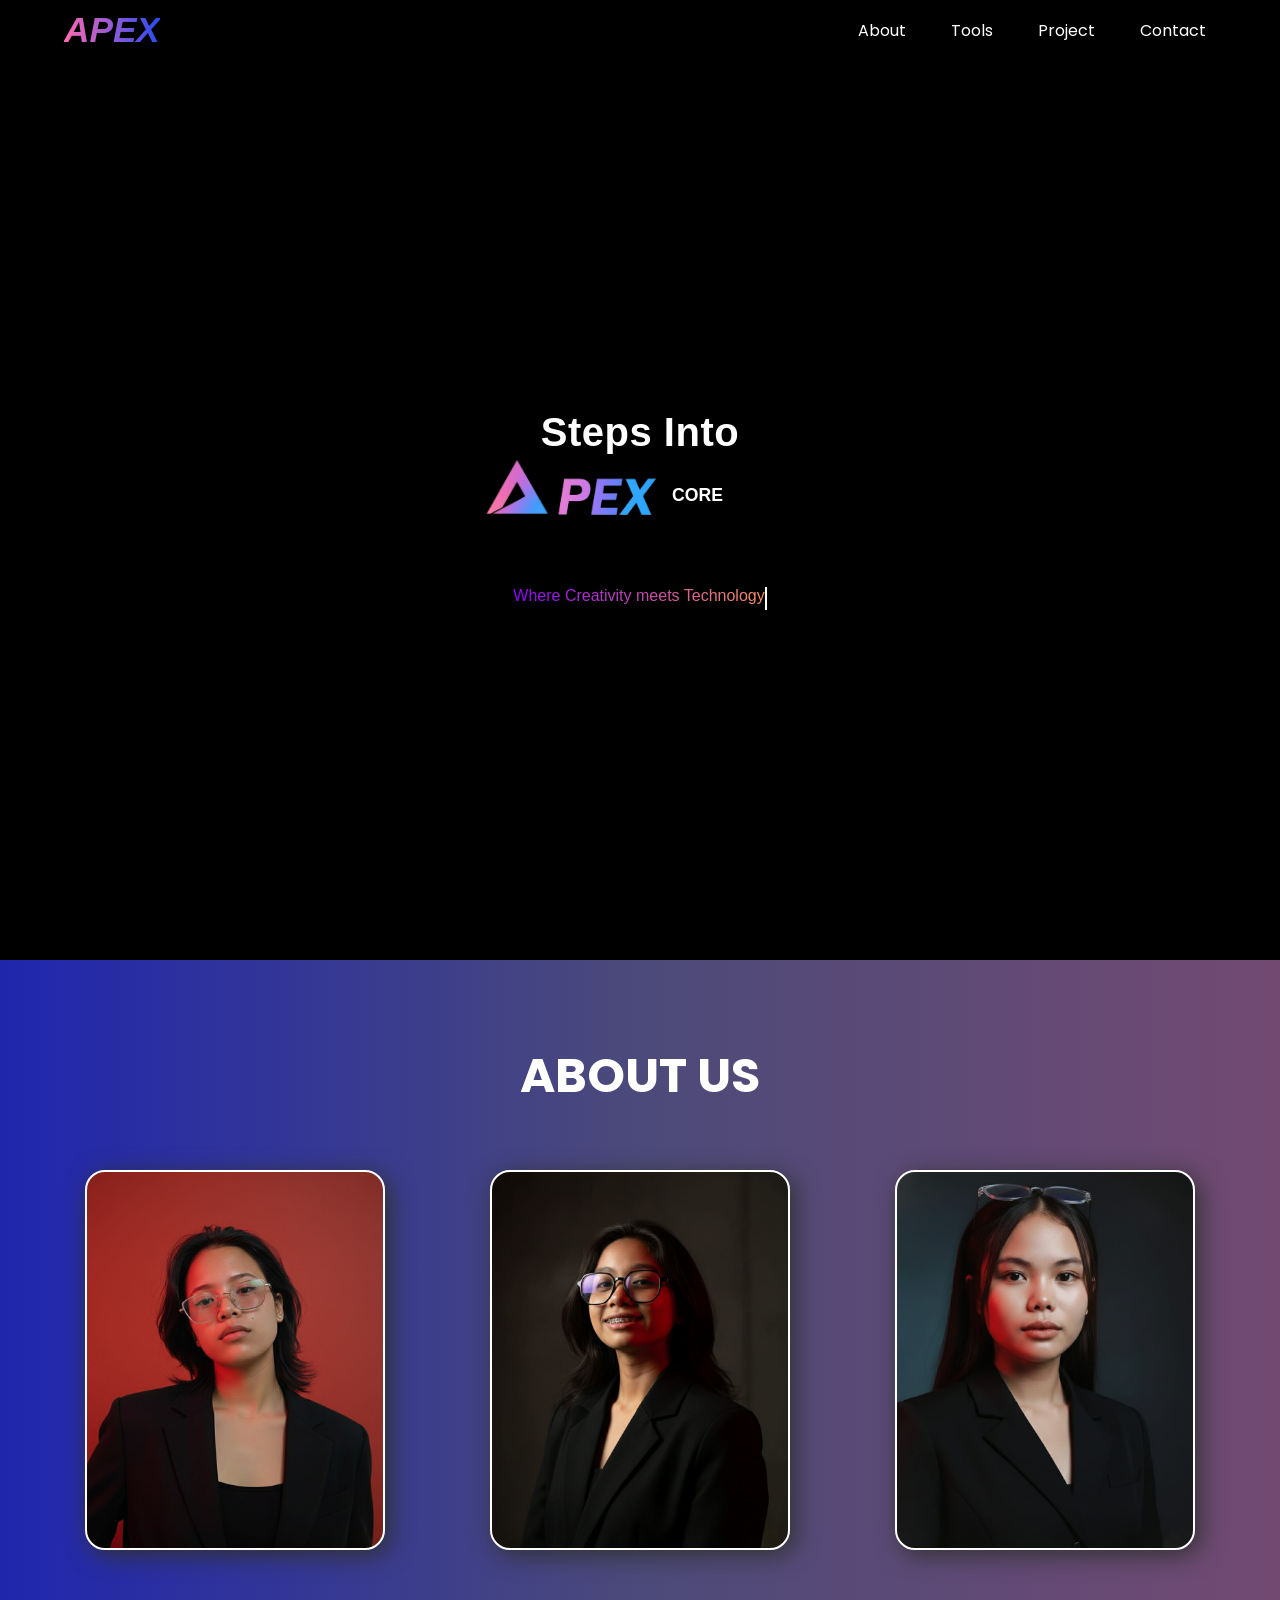
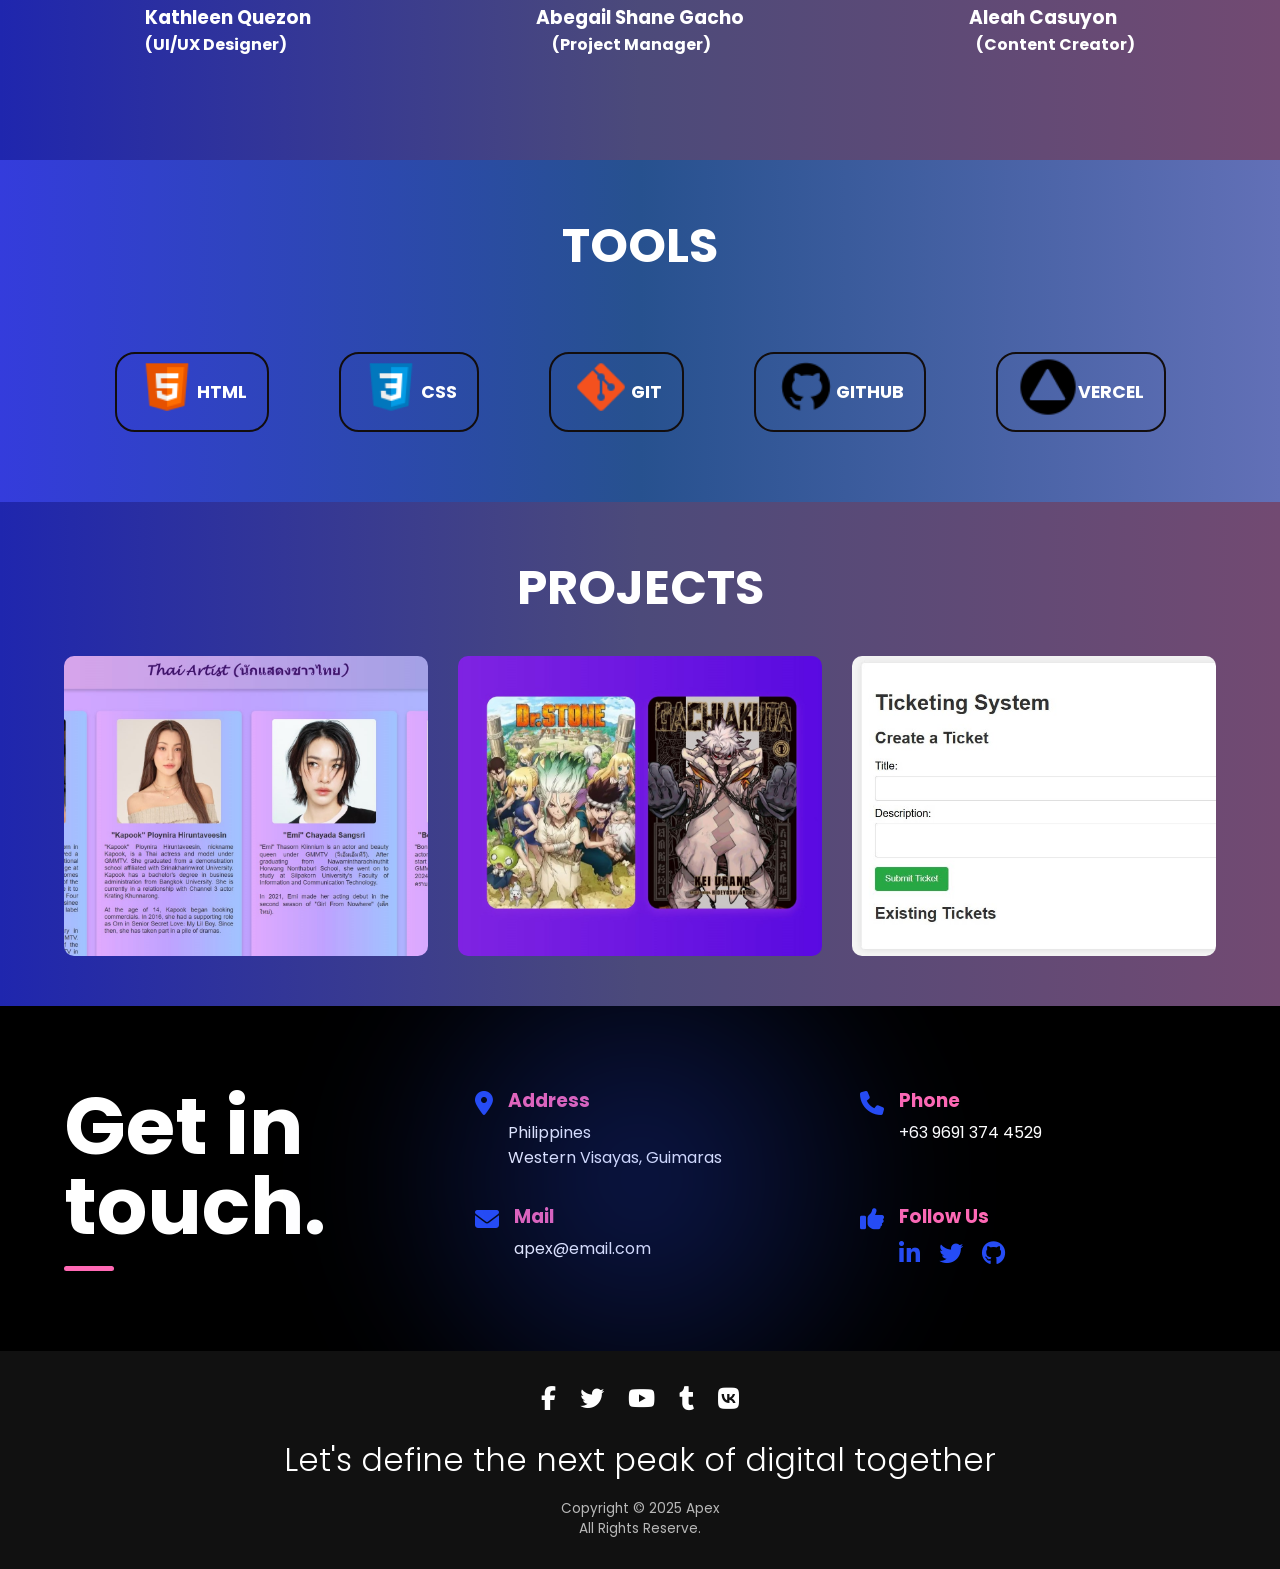
<file: index.html>
<!DOCTYPE html>
<html lang="en">
<head>
    <meta charset="UTF-8">
    <meta name="viewport" content="width=device-width, initial-scale=1.0">
    <title>APEX | The Next Peak of Digital</title>
    <link rel="preconnect" href="https://fonts.googleapis.com">
<link rel="preconnect" href="https://fonts.gstatic.com" crossorigin>
<link href="https://fonts.googleapis.com/css2?family=Poppins:ital,wght@0,100;0,200;0,300;0,400;0,500;0,600;0,700;0,800;0,900;1,100;1,200;1,300;1,400;1,500;1,600;1,700;1,800;1,900&display=swap" rel="stylesheet">
    <link rel="stylesheet" href="assets/style.css">
     <link rel="stylesheet"
      href="https://cdnjs.cloudflare.com/ajax/libs/font-awesome/6.5.0/css/all.min.css">
</head>
<body>
    
    <header class="main-header">
        <nav class="navbar">
            <!--<img src="img/img4.png" alt="logo" class="logo"/> -->
            <p class="title">APEX</p>
            
            <ul class="nav-links">
                <li><a href="#about">About</a></li>
                <li><a href="#tools">Tools</a></li>
                <li><a href="#projects">Project</a></li>
                <li><a href="#contact">Contact</a></li>
            </ul>
        </nav>
    </header>

    <div id="hero-section">
        <div id="bg-video" aria-hidden="true">
            <video autoplay muted loop>
                <source src="assets/bg1.mp4" type="video/mp4">
            </video>
             </div>
            
            

            <div class="slogan-content">
                <p class="caption1">Steps Into</p>
                <p class="caption2">
                    <span class="pic-wrapper">
                        <img src="assets/img4.png" alt="Apex Graphic 1">
                        <img src="assets/img2.png" alt="Core Graphic" class="on-top">
                    </span>
                    CORE
                </p>
                <p class="caption3 typing-loop">Where Creativity meets Technology</p>

            </div>
        </div>
    
    <!-- ABOUT US JA-->

    <section id="about" class="container-about">
        <div class="section-heading">
            <h1>About Us</h1>
        </div>

            <div class="card-container">
                <div class="Card profile1">
                    <div class="innerCard">
                        <div class="textDescription">
                            <h2>Kathleen Quezon</h2>
                            <span>(UI/UX Designer)</span><br>
                            <p>As the UI/UX designer, I am in charge of the visual aesthetic and overall experience of the websites. My role focuses on creating the site's layout, defining the color palette and typonograpy, and ensuring the final output is intuitive and easy for users to navigate.</p>
                        </div>
                    </div>
                </div>

                <div class="Card profile2">
                    <div class="innerCard">
                        <div class="textDescription">
                            <h2>Abegail Shane Gacho</h2>
                            <span>(Project Manager)</span><br>
                            <p>As a Project Manager, I am responsible for leading the team and organizing the project. I ensure that the code is delivered well by giving clear tasks to the developer, establishing the schedule, and fixing problems so the team can keep working.</p>
                        </div>          
                    </div>
                </div>

                <div class="Card profile3">
                    <div class="innerCard">
                        <div class="textDescription">
                            <h2>Aleah Casuyon</h2>
                            <span>(Content Creator)</span><br>
                            <p>As a Web Content Creator, my role includes the research, writing, anf curating of all necessary text and image assets. This ensures that the content is accurate, engaging, and raedy for deployment by the developer.</p>
                        </div>
                    </div>
                </div>

            </div>

            
            <div class="bottom-section">
                <div class="names">
                    <h3>Kathleen Quezon</h3>
                    <h3>Abegail Shane Gacho</h3>
                    <h3>Aleah Casuyon</h3>
                </div>

                <div class="roles">
                    <h4>(UI/UX Designer)</h4>
                    <h4>(Project Manager)</h4>
                    <h4>(Content Creator)</h4>
                </div>
            </div>
    </section>

    <!-- ---TOOLS NAMAN JA--- -->

    <section id="tools" class="container-tools">
        <div class="section-heading">
            <h1>Tools</h1>
        </div>

        <div class="tools-grid">
            <div class="tool-item">
                <img src="assets/html.png" alt="htmllogo">
                <h3>HTML</h3>
            </div>

            <div class="tool-item">
                <img src="assets/css3.png" alt="csslogo">
                <h3>CSS</h3>
            </div>

            <div class="tool-item">
                <img src="assets/git.png" alt="gitlogo">
                <h3>GIT</h3>
            </div>

            <div class="tool-item">
                <img src="assets/github.png" alt="githublogo">
                <h3>GITHUB</h3>
            </div>

            <div class="tool-item">
                <img src="assets/vercel.png" alt="vercel">
                <h3>VERCEL</h3>
            </div>
        </div>

    </section>

    <!-- ------PROJECT NA NI------- -->
    <section id="projects" class="container-projects">
        <div class="section-heading">
            <h1>Projects</h1>
        </div>
        <div class="projects-grid">
            <div class="project-card Card_1"></div>
            <div class="project-card Card_2"></div>
            <div class="project-card Card_3"></div>
        </div>

    </section>

     <!-- ------CONTACTS NA NI------- -->
    <section id="contact" class="contact-section">
        <div class="contact-container">
            <div class="contact-left">
                <h1>Get in<br>touch.</h1>

                <div class="dots"></div>
            </div>

            <div class="contact-right">
                <div class="contact-item">
                     <i class="fa-solid fa-location-dot"></i>
                    <div>
                         <h3>Address</h3>
                         <p>Philippines<br>Western Visayas, Guimaras</p>
                    </div>
                </div>

            <div class="contact-item">
                <i class="fa-solid fa-phone"></i>
                <div>
                    <h3>Phone</h3>
                    <p>+63 9691 374 4529</p>
                </div>
            </div>

            <div class="contact-item">
                <i class="fa-solid fa-envelope"></i>
                <div>
                    <h3>Mail</h3>
                    <p>apex@email.com</p>
                </div>
            </div>

            <div class="contact-item">
                <i class="fa-solid fa-thumbs-up"></i>
                <div>
                    <h3>Follow Us</h3>
                        <div class="social-links">
                           <a href="#"><i class="fa-brands fa-linkedin-in"></i></a>
                           <a href="#"><i class="fa-brands fa-twitter"></i></a>
                           <a href="#"><i class="fa-brands fa-github"></i></a>
                        </div>
                    </div>
                </div>
            </div>

            <div class="glow"></div>
        </div>
    </section>

    <!-- ----FOOTER----- -->
    <footer class="footer">
        <div class="social-icons">
            <a href="#"><i class="fab fa-facebook-f"></i></a>
            <a href="#"><i class="fab fa-twitter"></i></a>
        <a href="#"><i class="fab fa-youtube"></i></a>
        <a href="#"><i class="fab fa-tumblr"></i></a>
        <a href="#"><i class="fab fa-vk"></i></a>
    </div>

    <h2 class="footer-title">Let's define the next peak of digital together</h2>

    <p class="copyright">Copyright &copy; 2025 Apex</p>
    <p class="developer">All Rights Reserve.</p>
</footer>

    
</body>
</html>
</file>
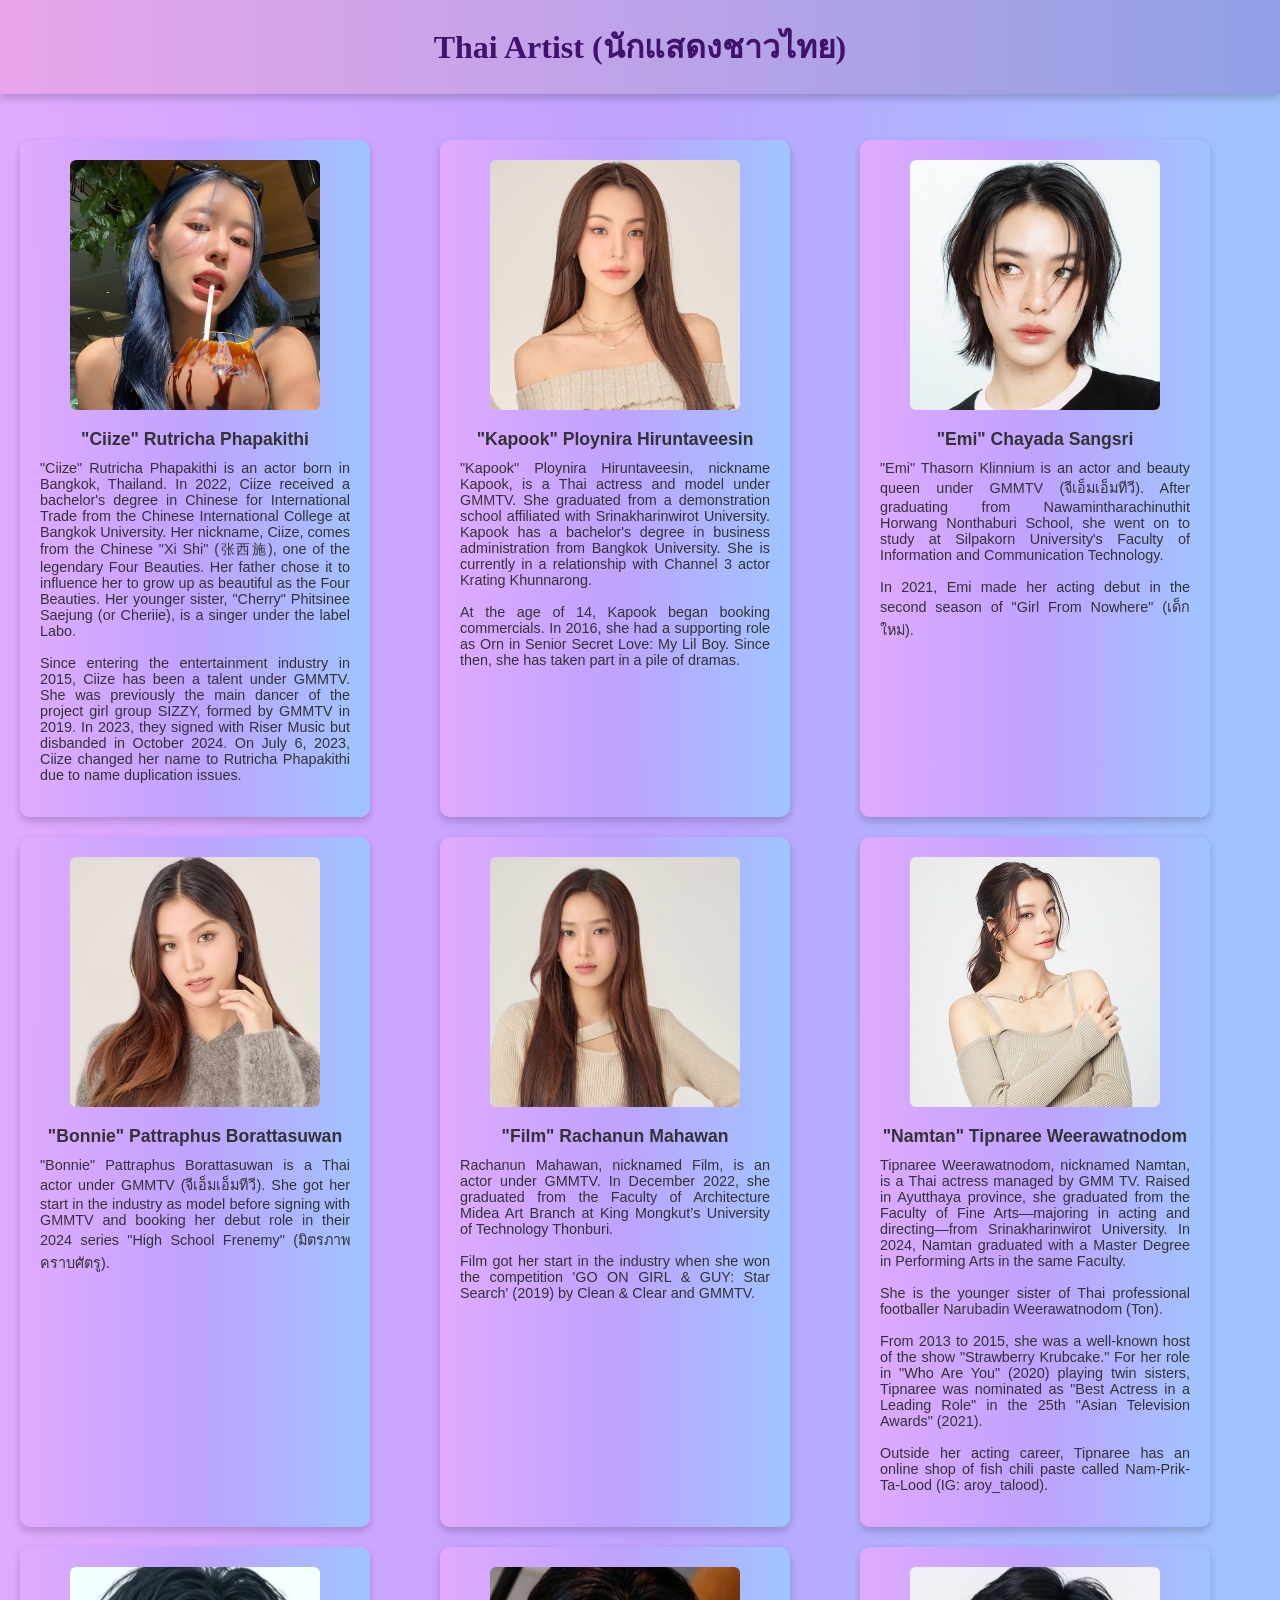
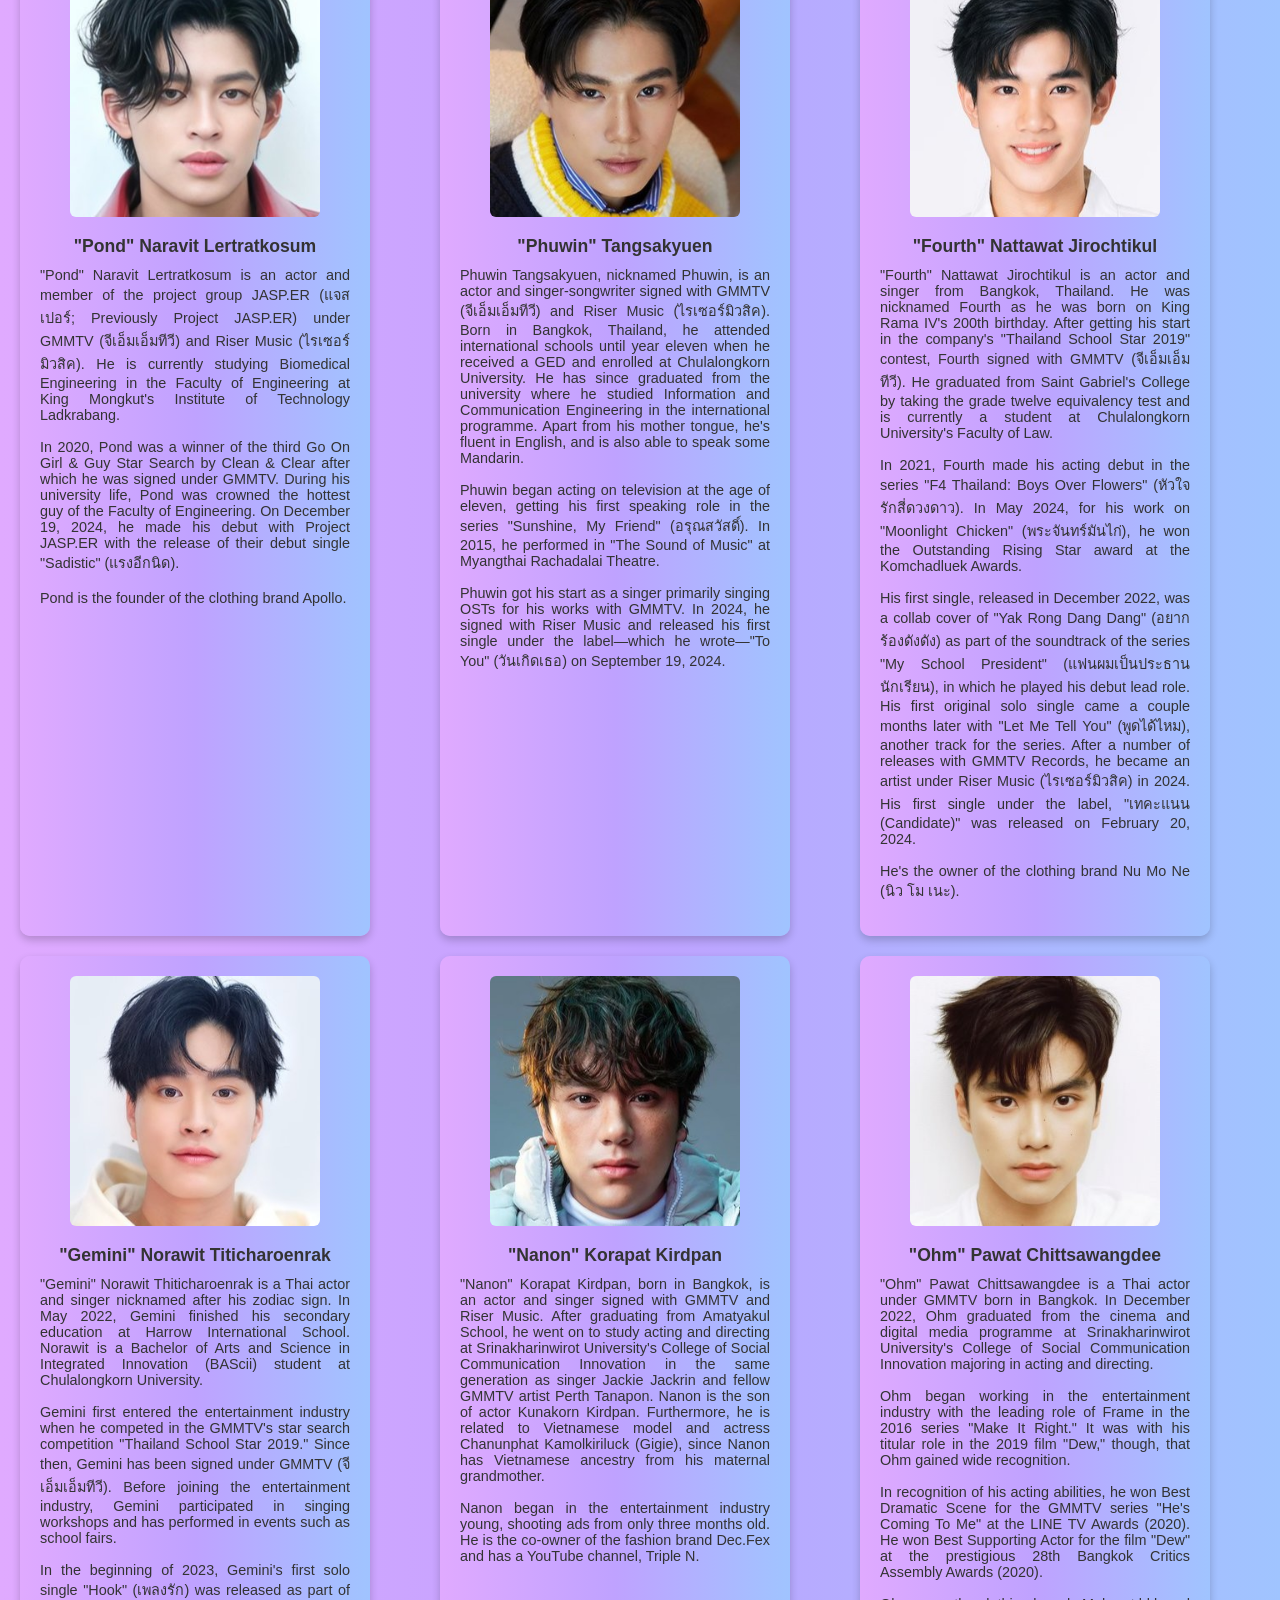
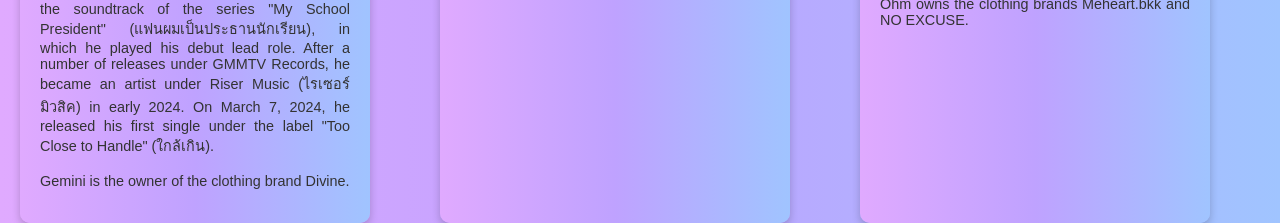
<file: Activity(2).html>
<!DOCTYPE html> 
<html lang="en">
<head>
  <meta charset="UTF-8" />
  <meta name="viewport" content="width=device-width, initial-scale=1" />
  <title>Activity 2</title>
  <style>
    * {
      box-sizing: border-box;
    }

    body {
      margin: 0;
      font-family: Arial, sans-serif;
      background: linear-gradient(to right, #e0aaff, #bfa2ff, #a0c4ff);
      color: #333;
    }

    header {
      background: linear-gradient(to left, #91a0e5 0%, #e9a5eb 100%);
      padding:2.5;
      text-align: center;
      box-shadow: 0 4px 8px rgba(0,0,0,0.2);
      font-family: 'Lucida Handwriting', cursive;
      margin: 0;
      color: #40126d;
      position: fixed;
      top: 0;
      width: 100%;
    }

    .container {
        display: grid;
        grid-template-columns: repeat(auto-fit, minmax(300px, 1fr));
        gap: 20px;
        padding: 20px;
        width: 100%;
        height: 50vh;
        margin-top: 120px;
      }
      

    .card {
      background: linear-gradient(to right, #e0aaff, #bfa2ff, #a0c4ff);
      padding: 20px;
      border-radius: 10px;
      box-shadow: 0 4px 8px rgba(0,0,0,0.2);
      width: 100%;
      max-width: 350px;
      text-align: center;
    }

    .card h2 {
      font-size: 1.1em;
      margin-bottom: 10px;
    }

    .card img {
      width: auto; 
      height: auto; 
      max-width: 100%; 
      max-height: 250px; 
      object-fit: contain;
      border-radius: 6px;
    }

    .card p {
      font-size: 0.9em;
      text-align: justify;
      margin-top: 10px;
    }
  </style>
</head>
<body>
  <header>
    <h1>Thai Artist (นักแสดงชาวไทย)</h1>
  </header>

  <div class="container">
    <div class="card">
      <img src="ciizie.jpg" alt="Ciize">
      <h2>"Ciize" Rutricha Phapakithi</h2>
      <p>
        "Ciize" Rutricha Phapakithi is an actor born in Bangkok, Thailand. In 2022, Ciize received a bachelor's degree in Chinese for International Trade from the Chinese International College at Bangkok University. Her nickname, Ciize, comes from the Chinese "Xi Shi" (张西施), one of the legendary Four Beauties. Her father chose it to influence her to grow up as beautiful as the Four Beauties. Her younger sister, "Cherry" Phitsinee Saejung (or Cheriie), is a singer under the label Labo.<br><br>
        Since entering the entertainment industry in 2015, Ciize has been a talent under GMMTV. She was previously the main dancer of the project girl group SIZZY, formed by GMMTV in 2019. In 2023, they signed with Riser Music but disbanded in October 2024. On July 6, 2023, Ciize changed her name to Rutricha Phapakithi due to name duplication issues.
      </p>
    </div>

    <div class="card">
      <img src="kapook.jpg" alt="Kapook">
      <h2>"Kapook" Ploynira Hiruntaveesin</h2>
      <p>
        "Kapook" Ploynira Hiruntaveesin, nickname Kapook, is a Thai actress and model under GMMTV. She graduated from a demonstration school affiliated with Srinakharinwirot University. Kapook has a bachelor's degree in business administration from Bangkok University. She is currently in a relationship with Channel 3 actor Krating Khunnarong.<br><br>
        At the age of 14, Kapook began booking commercials. In 2016, she had a supporting role as Orn in Senior Secret Love: My Lil Boy. Since then, she has taken part in a pile of dramas.
      </p>
    </div>
    <div class="card">
        <img src="emi.jpg" alt="Emi">
        <h2>"Emi" Chayada Sangsri</h2>
        <p>
            "Emi" Thasorn Klinnium is an actor and beauty queen under GMMTV (จีเอ็มเอ็มทีวี). After graduating from Nawamintharachinuthit Horwang Nonthaburi School, she went on to study at Silpakorn University's Faculty of Information and Communication Technology.<br><br>
            In 2021, Emi made her acting debut in the second season of "Girl From Nowhere" (เด็กใหม่).
        </p>
      </div>
      <div class="card">
        <img src="bonnie.jpg" alt="Bonnie">
        <h2>"Bonnie" Pattraphus Borattasuwan</h2>
        <p>
            "Bonnie" Pattraphus Borattasuwan is a Thai actor under GMMTV (จีเอ็มเอ็มทีวี). She got her start in the industry as model before signing with GMMTV and booking her debut role in their 2024 series "High School Frenemy" (มิตรภาพ คราบศัตรู).
        </p>
      </div>
      <div class="card">
        <img src="film.jpg" alt="Film">
        <h2>"Film" Rachanun Mahawan</h2>
        <p>
            Rachanun Mahawan, nicknamed Film, is an actor under GMMTV. In December 2022, she graduated from the Faculty of Architecture Midea Art Branch at King Mongkut’s University of Technology Thonburi.<br><br>
            Film got her start in the industry when she won the competition 'GO ON GIRL & GUY: Star Search' (2019) by Clean & Clear and GMMTV.
        </p>
      </div>
      <div class="card">
        <img src="namtan.jpg" alt="Namtan">
        <h2>"Namtan" Tipnaree Weerawatnodom</h2>
        <p>
            Tipnaree Weerawatnodom, nicknamed Namtan, is a Thai actress managed by GMM TV. Raised in Ayutthaya province, she graduated from the Faculty of Fine Arts—majoring in acting and directing—from Srinakharinwirot University. In 2024, Namtan graduated with a Master Degree in Performing Arts in the same Faculty.<br><br>
            She is the younger sister of Thai professional footballer Narubadin Weerawatnodom (Ton).<br><br>
            From 2013 to 2015, she was a well-known host of the show "Strawberry Krubcake." For her role in "Who Are You" (2020) playing twin sisters, Tipnaree was nominated as "Best Actress in a Leading Role" in the 25th "Asian Television Awards" (2021).<br><br>
            Outside her acting career, Tipnaree has an online shop of fish chili paste called Nam-Prik-Ta-Lood (IG: aroy_talood).
        </p>
      </div>
      <div class="card">
        <img src="pond.jpg" alt="Pond">
        <h2>"Pond" Naravit Lertratkosum</h2>
        <p>
            "Pond" Naravit Lertratkosum is an actor and member of the project group JASP.ER (แจสเปอร์; Previously Project JASP.ER) under GMMTV (จีเอ็มเอ็มทีวี) and Riser Music (ไรเซอร์มิวสิค). He is currently studying Biomedical Engineering in the Faculty of Engineering at King Mongkut's Institute of Technology Ladkrabang.<br><br>
            In 2020, Pond was a winner of the third Go On Girl & Guy Star Search by Clean & Clear after which he was signed under GMMTV. During his university life, Pond was crowned the hottest guy of the Faculty of Engineering. On December 19, 2024, he made his debut with Project JASP.ER with the release of their debut single "Sadistic" (แรงอีกนิด).<br><br>
            Pond is the founder of the clothing brand Apollo.
        </p>
      </div>
      <div class="card">
        <img src="phuwin.jpg" alt="Phuwin">
        <h2>"Phuwin" Tangsakyuen</h2>
        <p>
            Phuwin Tangsakyuen, nicknamed Phuwin, is an actor and singer-songwriter signed with GMMTV (จีเอ็มเอ็มทีวี) and Riser Music (ไรเซอร์มิวสิค). Born in Bangkok, Thailand, he attended international schools until year eleven when he received a GED and enrolled at Chulalongkorn University. He has since graduated from the university where he studied Information and Communication Engineering in the international programme. Apart from his mother tongue, he's fluent in English, and is also able to speak some Mandarin.<br><br>
            Phuwin began acting on television at the age of eleven, getting his first speaking role in the series "Sunshine, My Friend" (อรุณสวัสดิ์). In 2015, he performed in "The Sound of Music" at Myangthai Rachadalai Theatre.<br><br>
            Phuwin got his start as a singer primarily singing OSTs for his works with GMMTV. In 2024, he signed with Riser Music and released his first single under the label—which he wrote—"To You" (วันเกิดเธอ) on September 19, 2024.
        </p>
      </div>
      <div class="card">
        <img src="fourth.jpg" alt="Fourth">
        <h2>"Fourth" Nattawat Jirochtikul</h2>
        <p>
            "Fourth" Nattawat Jirochtikul is an actor and singer from Bangkok, Thailand. He was nicknamed Fourth as he was born on King Rama IV's 200th birthday. After getting his start in the company's "Thailand School Star 2019" contest, Fourth signed with GMMTV (จีเอ็มเอ็มทีวี). He graduated from Saint Gabriel's College by taking the grade twelve equivalency test and is currently a student at Chulalongkorn University's Faculty of Law.<br><br>
            In 2021, Fourth made his acting debut in the series "F4 Thailand: Boys Over Flowers" (หัวใจรักสี่ดวงดาว). In May 2024, for his work on "Moonlight Chicken" (พระจันทร์มันไก่), he won the Outstanding Rising Star award at the Komchadluek Awards.<br><br>
            His first single, released in December 2022, was a collab cover of "Yak Rong Dang Dang" (อยากร้องดังดัง) as part of the soundtrack of the series "My School President" (แฟนผมเป็นประธานนักเรียน), in which he played his debut lead role. His first original solo single came a couple months later with "Let Me Tell You" (พูดได้ไหม), another track for the series. After a number of releases with GMMTV Records, he became an artist under Riser Music (ไรเซอร์มิวสิค) in 2024. His first single under the label, "เทคะแนน (Candidate)" was released on February 20, 2024.<br><br>
            He's the owner of the clothing brand Nu Mo Ne (นิว โม เนะ).
        </p>
      </div>
      <div class="card">
        <img src="gemini.jpg" alt="Gemini">
        <h2>"Gemini" Norawit Titicharoenrak</h2>
        <p>
            "Gemini" Norawit Thiticharoenrak is a Thai actor and singer nicknamed after his zodiac sign. In May 2022, Gemini finished his secondary education at Harrow International School. Norawit is a Bachelor of Arts and Science in Integrated Innovation (BAScii) student at Chulalongkorn University.<br><br>
            Gemini first entered the entertainment industry when he competed in the GMMTV's star search competition "Thailand School Star 2019." Since then, Gemini has been signed under GMMTV (จีเอ็มเอ็มทีวี). Before joining the entertainment industry, Gemini participated in singing workshops and has performed in events such as school fairs.<br><br>
            In the beginning of 2023, Gemini's first solo single "Hook" (เพลงรัก) was released as part of the soundtrack of the series "My School President" (แฟนผมเป็นประธานนักเรียน), in which he played his debut lead role. After a number of releases under GMMTV Records, he became an artist under Riser Music (ไรเซอร์มิวสิค) in early 2024. On March 7, 2024, he released his first single under the label "Too Close to Handle" (ใกล้เกิน).<br><br>
            Gemini is the owner of the clothing brand Divine.
        </p>
      </div>
      <div class="card">
        <img src="nanon.jpg" alt="Nanon">
        <h2>"Nanon" Korapat Kirdpan</h2>
        <p>
            "Nanon" Korapat Kirdpan, born in Bangkok, is an actor and singer signed with GMMTV and Riser Music. After graduating from Amatyakul School, he went on to study acting and directing at Srinakharinwirot University's College of Social Communication Innovation in the same generation as singer Jackie Jackrin and fellow GMMTV artist Perth Tanapon. Nanon is the son of actor Kunakorn Kirdpan. Furthermore, he is related to Vietnamese model and actress Chanunphat Kamolkiriluck (Gigie), since Nanon has Vietnamese ancestry from his maternal grandmother.<br><br>
            Nanon began in the entertainment industry young, shooting ads from only three months old. He is the co-owner of the fashion brand Dec.Fex and has a YouTube channel, Triple N.
        </p>
      </div>
      <div class="card">
        <img src="ohm.jpg" alt="Ohm">
        <h2>"Ohm" Pawat Chittsawangdee</h2>
        <p>
            "Ohm" Pawat Chittsawangdee is a Thai actor under GMMTV born in Bangkok. In December 2022, Ohm graduated from the cinema and digital media programme at Srinakharinwirot University's College of Social Communication Innovation majoring in acting and directing.<br><br>
            Ohm began working in the entertainment industry with the leading role of Frame in the 2016 series "Make It Right." It was with his titular role in the 2019 film "Dew," though, that Ohm gained wide recognition.<br><br>
            In recognition of his acting abilities, he won Best Dramatic Scene for the GMMTV series "He's Coming To Me" at the LINE TV Awards (2020). He won Best Supporting Actor for the film "Dew" at the prestigious 28th Bangkok Critics Assembly Awards (2020).<br><br>
            Ohm owns the clothing brands Meheart.bkk and NO EXCUSE.
        </p>
      </div>
  </div>
</body>
</html>
</file>
<file: assets/style.css>
/* Base Styles */
:root {
    --primary-color: #ffffff;
    --secondary-color: #000000;
    --accent-color: linear-gradient(to right, #ff69b4, #264cf5);
    --bg-gradient: linear-gradient(to left, #724a72, #4c4a7a, #1f26ae);
    --card-bg: rgba(255, 255, 255, 0.1);
}

.poppins-thin {
  font-family: "Poppins", sans-serif;
  font-weight: 100;
  font-style: normal;
}

.poppins-extralight {
  font-family: "Poppins", sans-serif;
  font-weight: 200;
  font-style: normal;
}

.poppins-light {
  font-family: "Poppins", sans-serif;
  font-weight: 300;
  font-style: normal;
}

.poppins-regular {
  font-family: "Poppins", sans-serif;
  font-weight: 400;
  font-style: normal;
}

.poppins-medium {
  font-family: "Poppins", sans-serif;
  font-weight: 500;
  font-style: normal;
}

.poppins-semibold {
  font-family: "Poppins", sans-serif;
  font-weight: 600;
  font-style: normal;
}

.poppins-bold {
  font-family: "Poppins", sans-serif;
  font-weight: 700;
  font-style: normal;
}

.poppins-extrabold {
  font-family: "Poppins", sans-serif;
  font-weight: 800;
  font-style: normal;
}

.poppins-black {
  font-family: "Poppins", sans-serif;
  font-weight: 900;
  font-style: normal;
}

.poppins-thin-italic {
  font-family: "Poppins", sans-serif;
  font-weight: 100;
  font-style: italic;
}

.poppins-extralight-italic {
  font-family: "Poppins", sans-serif;
  font-weight: 200;
  font-style: italic;
}

.poppins-light-italic {
  font-family: "Poppins", sans-serif;
  font-weight: 300;
  font-style: italic;
}

.poppins-regular-italic {
  font-family: "Poppins", sans-serif;
  font-weight: 400;
  font-style: italic;
}

.poppins-medium-italic {
  font-family: "Poppins", sans-serif;
  font-weight: 500;
  font-style: italic;
}

.poppins-semibold-italic {
  font-family: "Poppins", sans-serif;
  font-weight: 600;
  font-style: italic;
}

.poppins-bold-italic {
  font-family: "Poppins", sans-serif;
  font-weight: 700;
  font-style: italic;
}

.poppins-extrabold-italic {
  font-family: "Poppins", sans-serif;
  font-weight: 800;
  font-style: italic;
}

.poppins-black-italic {
  font-family: "Poppins", sans-serif;
  font-weight: 900;
  font-style: italic;
}


*{
    padding: 0;
    margin: 0;
    box-sizing: border-box;
    scroll-behavior: smooth;
}

/* Typography and general resets */
body {
    font-family: 'Poppins', sans-serif;
    color: var(--primary-color);
    background-color: var(--secondary-color);
}

a {
    text-decoration: none;
    color: var(--primary-color);
}

ul {
    list-style: none;
}

/* Section Heading Style */
.section-heading h1 {
    font-size: 3rem;
    margin-bottom: 2rem;
    text-align: center;
    text-transform: uppercase;
}

/* --- HEADER / NAVIGATION --- */
/*nav*/
.main-header {
    position: sticky;
    top: 0;
    left: 0;
    width: 100%;
    z-index: 9999;
    /* Use the corrected class from HTML */
    -webkit-backdrop-filter: blur(10px);
    backdrop-filter: blur(10px);
    background: rgba(0, 0, 0, 0.6); 
    height: 60px;
}

.navbar {
    display: flex;
    justify-content: space-between;
    align-items: center;
    padding: 0 5vw; /* Responsive padding */
    height: 100%;
}

.navbar .logo {
    height: 40px;
    margin-right: 20px;
}

/*sa APEX*/
.title {
    font-size: 2.2rem;
    font-family: 'Franklin Gothic Medium', 'Arial Narrow', Arial, sans-serif;
    font-style: italic;
    font-weight: 600;
    background: var(--accent-color);
    -webkit-background-clip: text;
    background-clip: text;
    color: transparent;
    display: inline-block;
}

.nav-links {
    /* position: fixed;  Replaced by Flexbox structure */
    display: flex;
    gap: 25px;
    margin-left: auto; /* Push links to the right */
}

.nav-links a {
    color: var(--primary-color);
    text-decoration: none;
    font-size: 1rem;
    padding: 5px 10px;
    transition: color 0.3s, text-shadow 0.3s;
}

.nav-links a:hover {
    text-decoration: none;
    color: #ff69b4;
    text-shadow: 0 0 5px rgba(255, 105, 180, 0.5);
    cursor: pointer;
}

/* --- HERO SECTION / BG VIDEO --- */
#hero-section {
    position: relative;
    width: 100vw;
    height: 100vh; /* Full viewport height */
    overflow: hidden;
    display: flex;
    justify-content: center;
    align-items: center;
    text-align: center;
    color: var(--primary-color);
}

/* Sa vid*/
#bg-video {
    position: absolute;
    right: 0;
    top: 0;
    width: 100%;
    height: 100%;
    z-index: 0;
    pointer-events: none; 
    overflow: hidden;
}

/* vid ja*/
#bg-video video {
    width: 100%;
    height: 100%;
    object-fit: cover;
    display: block;
    pointer-events: none;
}

/* Overlay  */
#hero-section::after {
    content: '';
    position: absolute;
    top: 0;
    left: 0;
    width: 100%;
    height: 100%;
    background: rgba(0, 0, 0, 0.4); /* Dark overlay */
    z-index: 1;
}

/* Slogan content wrapper */
.slogan-content {
    position: relative;
    z-index: 2;
    display: flex;
    flex-direction: column;
    align-items: center;
    justify-content: center;
    gap: 15px;
    color: #fff;
    padding: 5px;
    text-align: center;
}

/*CAPTION JAA*/
.caption1 {
    position: static;
    margin: 0;
    font-family: 'Segoe UI', Tahoma, Geneva, Verdana, sans-serif;
    font-size: clamp(1.5rem, 4vw, 2.5rem);      
    font-weight: 900;      
    letter-spacing: 0.5px;
    color: #fff;
    text-shadow: 0 2px 6px rgba(0,0,0,0.8);
}


.caption2 {
    position: static;
    margin: 0;
    font-size: clamp(1.1rem, 5vw, 1.1rem);
    font-family: 'Syncopate', sans-serif;
    font-weight: 700;
    display: flex;
    align-items: center;
}

.caption3 {
    position: static;
    margin-top: 50px; 
    font-family: 'Segoe UI', Tahoma, Geneva, Verdana, sans-serif;    
    font-weight: 400; 
    height: 23px;
    font-size: clamp(1rem, 2.5vw, 1.4rem);
    display: flex;
    align-items: center;
    background: linear-gradient(to left, #f78d60, #8c00ff);
    -webkit-background-clip: text;
    background-clip: text;
    color: transparent;
} 

.typing-loop {
    display: inline-block;
    white-space: nowrap;
    overflow: hidden;
    border-right: 2px solid #fff; 
    font-size: inherit; 
    animation: typing 6s steps(35, end) infinite,
    blink 0.7s step-end infinite;
}

/* typing + deleting loop */
@keyframes typing {
    0% { width: 0; }
    40% { width: 100%; }   
    60% { width: 100%; }   /* pause */
    100% { width: 0; }      /* delete */
}

/* cursor blink */ 
@keyframes blink {
    0% { border-color: transparent; }
}


.caption2 .pic-wrapper {
    position: relative; 
    display:inline-block ;
    margin-right: 15px;
    width: auto;
}

/* sizing for the images */
.caption2 .pic-wrapper img {
    max-width: 100px;
    height: auto;
    display: block;
}

.caption2 .pic-wrapper img.on-top {
    position: absolute;
    top: -30px; 
    left: -100px; 
    z-index: 5;
    max-width: 120px;
}


/* CONTAINER SNG ABOUT SECTION/ */

.container-about { 
    border-top: #FFFFFF;
    width: 100vw;
    height: 800px;
    align-items: center;
    justify-content: center;
    padding: 50px 20px;
    text-align: center;
    display: flex;
    justify-content: center;
    align-items: center;
    background: linear-gradient(to left, #724a72, #4c4a7a, #1f26ae);
}

.container-about .section-heading { 
    text-align: center;
    display: block;
    margin-bottom: 40px;
    font-size: 18px;
    position: absolute;
    height: 600px;
}


/* Container for all cards */
.card-container {
    display: grid;
    grid-template-columns: 1fr; 
    gap: 105px;
    padding: 20px;
}

/* On tablets → 2 cards per row */
@media (min-width: 600px) {
    .card-container {
        grid-template-columns: repeat(2, 1fr);
    }
}

/* On desktop → 3 cards per row */
@media (min-width: 900px) {
    .card-container {
        grid-template-columns: repeat(3, 1fr);
    }
}

/* Individual card */
.Card {
    width: 300px;
    max-width: 900px;
    height: 380px;
    border: 2px solid #fff;
    border-radius: 20px;
    box-shadow: 5px 5px 25px #313131;
    overflow: hidden;
    transition: .5s ease;
    cursor: pointer;
    background-position: center;
    background-size: cover;
    background-repeat: no-repeat;
}

/* Hover enlarge */
.Card:hover {
    transform: scale(1.05);
}

/* Hidden layer that appears on hover */
.innerCard {
    display: none;
}

.Card:hover .innerCard {
    display: block;
    width: 100%;
    height: 100%;
    background: linear-gradient(
        to bottom,
        rgba(219, 0, 226, 0.85),
        rgba(62, 30, 104, .85),
        rgba(62, 30, 104, .85)
    );
}

/* Text overlay */
.textDescription {
    height: 100%;
    width: 100%;
    padding: 15px;
    display: flex;
    flex-direction: column;
    justify-content: center;
    align-items: center;
    color: #fff;
    text-align: center;
}

.profile1 {
    background: url('../assets/kat.jpeg');
    background-position: center;
    background-size: cover;
    background-repeat: no-repeat;
}

.profile2 {
    background: url('../assets/abi.jpeg');
    background-position: center;
    background-size: cover;
    background-repeat: no-repeat;
}

.profile3 {
    background: url('../assets/aleah.jpeg');
    background-position: center;
    background-size: cover;
    background-repeat: no-repeat;
}



/* Bottom section (names + roles) */
.bottom-section {
    text-align: right;
    margin-top: 540px;
    position: absolute;
}

.bottom-section .names {
    bottom: 300px;
    display: flex;
    gap: 225px;
    flex-wrap: wrap;
}

.bottom-section .roles {
    bottom: 300px;
    display: flex;
    gap: 265px;
    flex-wrap: wrap;
}


/* Responsive text adjustments */
@media (max-width: 600px) {
    .bottom-section .names h3,
    .bottom-section .roles h4 {
        font-size: 25px;
    }
}

/* --- TOOLS SECTION JAAA --- */

#tools {
    width: 100vw;
    background: linear-gradient(to left, #6270b7, #27518f, #343cdc);
}


.container-tools {
    padding: 50px 5vw;
    text-align: center;
}

.tools-grid {
    display: flex;
    flex-wrap: wrap; 
    justify-content: center;
    gap: 30px;
    margin-top: 50px;
}

.tool-item {
    display: flex;
    flex-direction: column;
    align-items: center;
    min-width: 100px;
    height: 80px;
    justify-content: center;
    flex-wrap: wrap;
    margin: 20px;
    padding: 20px;
    top: auto;
    border: 2px solid #120d0d;
    border-radius: 20px;
}

.tool-item img {
    width: 60px;
    height: 60px;
    object-fit: contain;
    margin-bottom: 10px;
    transition: transform 0.3s;
}

.tool-item:hover img {
    transform: scale(1.1);
}

.tool-item h3 {
    font-size: 1.1rem;
}


/* --- PARA SA PROJECTS --- */
.container-projects {
    width: 100vw;
    padding: 50px 5vw;
    background: var(--bg-gradient);
    display: flex;
    flex-direction: column;
    align-items: center;
}

.projects-grid {
    display: grid;
    /* Responsive Grid: 1 column on small, 2 on medium/large */
    grid-template-columns: repeat(auto-fit, minmax(300px, 1fr)); 
    gap: 30px;
    width: 100%;
    max-width: 1200px;
}

.project-card {
    color: #fc2092;
    height: 300px;
    border-radius: 10px;
    background-color: var(--card-bg);
    display: flex;
    justify-content: center;
    align-items: center;
    font-size: 1.5rem;
    font-weight: bold;
    transition: background-color 1s;
}

.project-card:hover {
    background-color: rgba(30, 25, 25, 0.2);
}

/* background images for cards Projects cards*/
.Card_1 {
    background: url('../assets/proj1.jpeg');
    background-position:center;
    background-size: cover;
    background-repeat: no-repeat;}
.Card_2 { 
    background: url('../assets/proj2.jpeg');
    background-position: center;
    background-size: cover;
    background-repeat: no-repeat;}
.Card_3 { 
    background: url('../assets/proj3.jpeg');
    background-position:initial;
    background-size: cover;
    background-repeat: no-repeat;}



/* ---- CONTACTS NA JA ----- */
.contact-section {
    position: relative;
    padding: 80px 5vw;
    background-color: var(--secondary-color);
    overflow: hidden;
}

.contact-container {
    display: flex;
    flex-wrap: wrap; 
    justify-content: space-between;
    max-width: 1200px;
    margin: 0 auto;
    position: relative;
    z-index: 10;
}

.contact-left {
    flex: 1;
    min-width: 300px; 
    margin-right: 40px;
}

.contact-left h1 {
    font-size: clamp(3rem, 8vw, 5rem);
    line-height: 1;
    margin-bottom: 20px;
}

.dots {
    width: 50px;
    height: 5px;
    background-color: #ff69b4;
    border-radius: 5px;
}

.contact-right {
    flex: 2;
    min-width: 300px;
    display: grid;
    grid-template-columns: repeat(auto-fit, minmax(250px, 1fr));
    gap: 30px;
}

.contact-item {
    display: flex;
    align-items: flex-start;
    gap: 15px;
}

.contact-item i {
    font-size: 1.5rem;
    color: #264cf5;
    margin-top: 5px;
}

.contact-item h3 {
    margin-bottom: 5px;
    color: #ff69b4;
}

.social-links a {
    font-size: 1.2rem;
    margin-right: 15px;
    transition: color 0.3s;
}

.social-links a:hover {
    color: #264cf5;
}

/* Glowing element (for effect) */
.glow {
    position: absolute;
    top: 50%;
    left: 50%;
    transform: translate(-50%, -50%);
    width: 600px;
    height: 600px;
    background: radial-gradient(circle, rgba(38, 76, 245, 0.3) 0%, rgba(0, 0, 0, 0) 70%);
    border-radius: 50%;
    filter: blur(50px);
    z-index: 0;
    pointer-events: none;
}


/* --- FOOTER --- */
.footer {
    padding: 30px 5vw;
    text-align: center;
    background-color: #111;
}

.social-icons {
    margin-bottom: 20px;
}

.social-icons a {
    font-size: 1.5rem;
    margin: 0 10px;
    transition: color 0.3s;
}

.social-icons a:hover {
    color: #ff69b4;
}

.footer-title {
    font-size: clamp(1.2rem, 3vw, 2rem);
    margin-bottom: 15px;
    font-weight: 300;
}

.copyright, .developer {
    font-size: 0.85rem;
    opacity: 0.7;
}


/* --- MEDIA QUERIES FOR RESPONSIVENESS --- */

/* Tablet and below */
@media (max-width: 900px) {
    .navbar {
        flex-direction: column;
        height: auto;
        padding: 10px 5vw;
    }

    .navbar .logo {
        position: absolute;
        left: 5vw;
        top: 10px;
    }

    .title {
        position: absolute;
        left: calc(5vw + 50px);
        top: 15px;
    }

    .nav-links {
        margin-top: 50px;
        justify-content: center;
        width: 100%;
        gap: 15px;
    }
    
    .contact-container {
        flex-direction: column;
        align-items: center;
    }

    .contact-left, .contact-right {
        min-width: 100%;
        margin-right: 0;
        text-align: center;
    }

    .contact-left h1 {
        text-align: center;
        margin-top: 20px;
    }
    
    .dots {
        margin: 0 auto 40px;
    }

    .contact-item {
        justify-content: center;
    }
}

/* Mobile */
@media (max-width: 600px) {
    
    /* Adjust navigation for very small screens */
    .nav-links {
        flex-wrap: wrap;
        margin-top: 60px;
    }

    .nav-links li {
        width: 45%;
        text-align: center;
    }
    
    /* Hero section font size adjustment */
    .caption2 {
        font-size: 3rem;
    }

    .pic-wrapper img {
        max-width: 60px;
    }

    .pic-wrapper img.on-top {
        top: -15px; 
        left: -60px; 
        max-width: 80px;
    }
    
    /* Tools section adjustment */
    .tools-grid {
        gap: 20px;
    }

    .tool-item img {
        width: 60px;
        height: 60px;
    }
}
</file>
